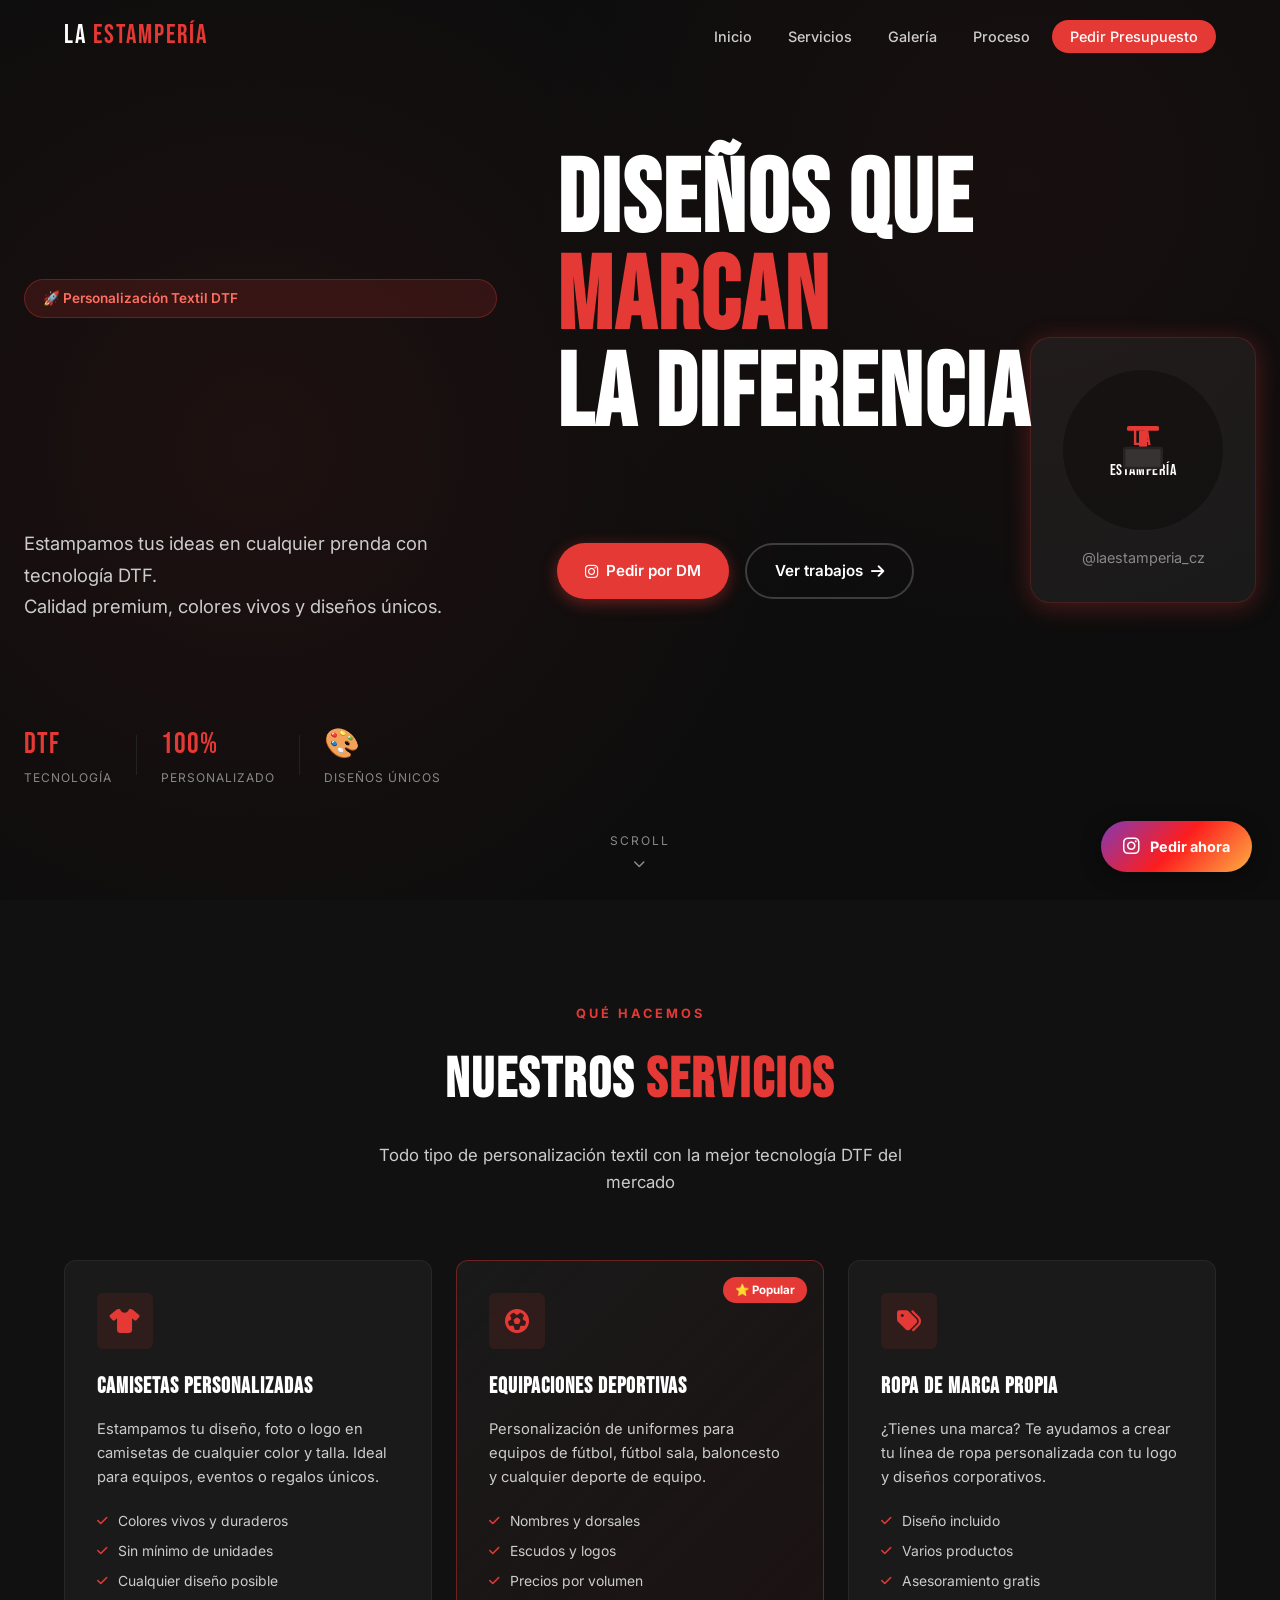
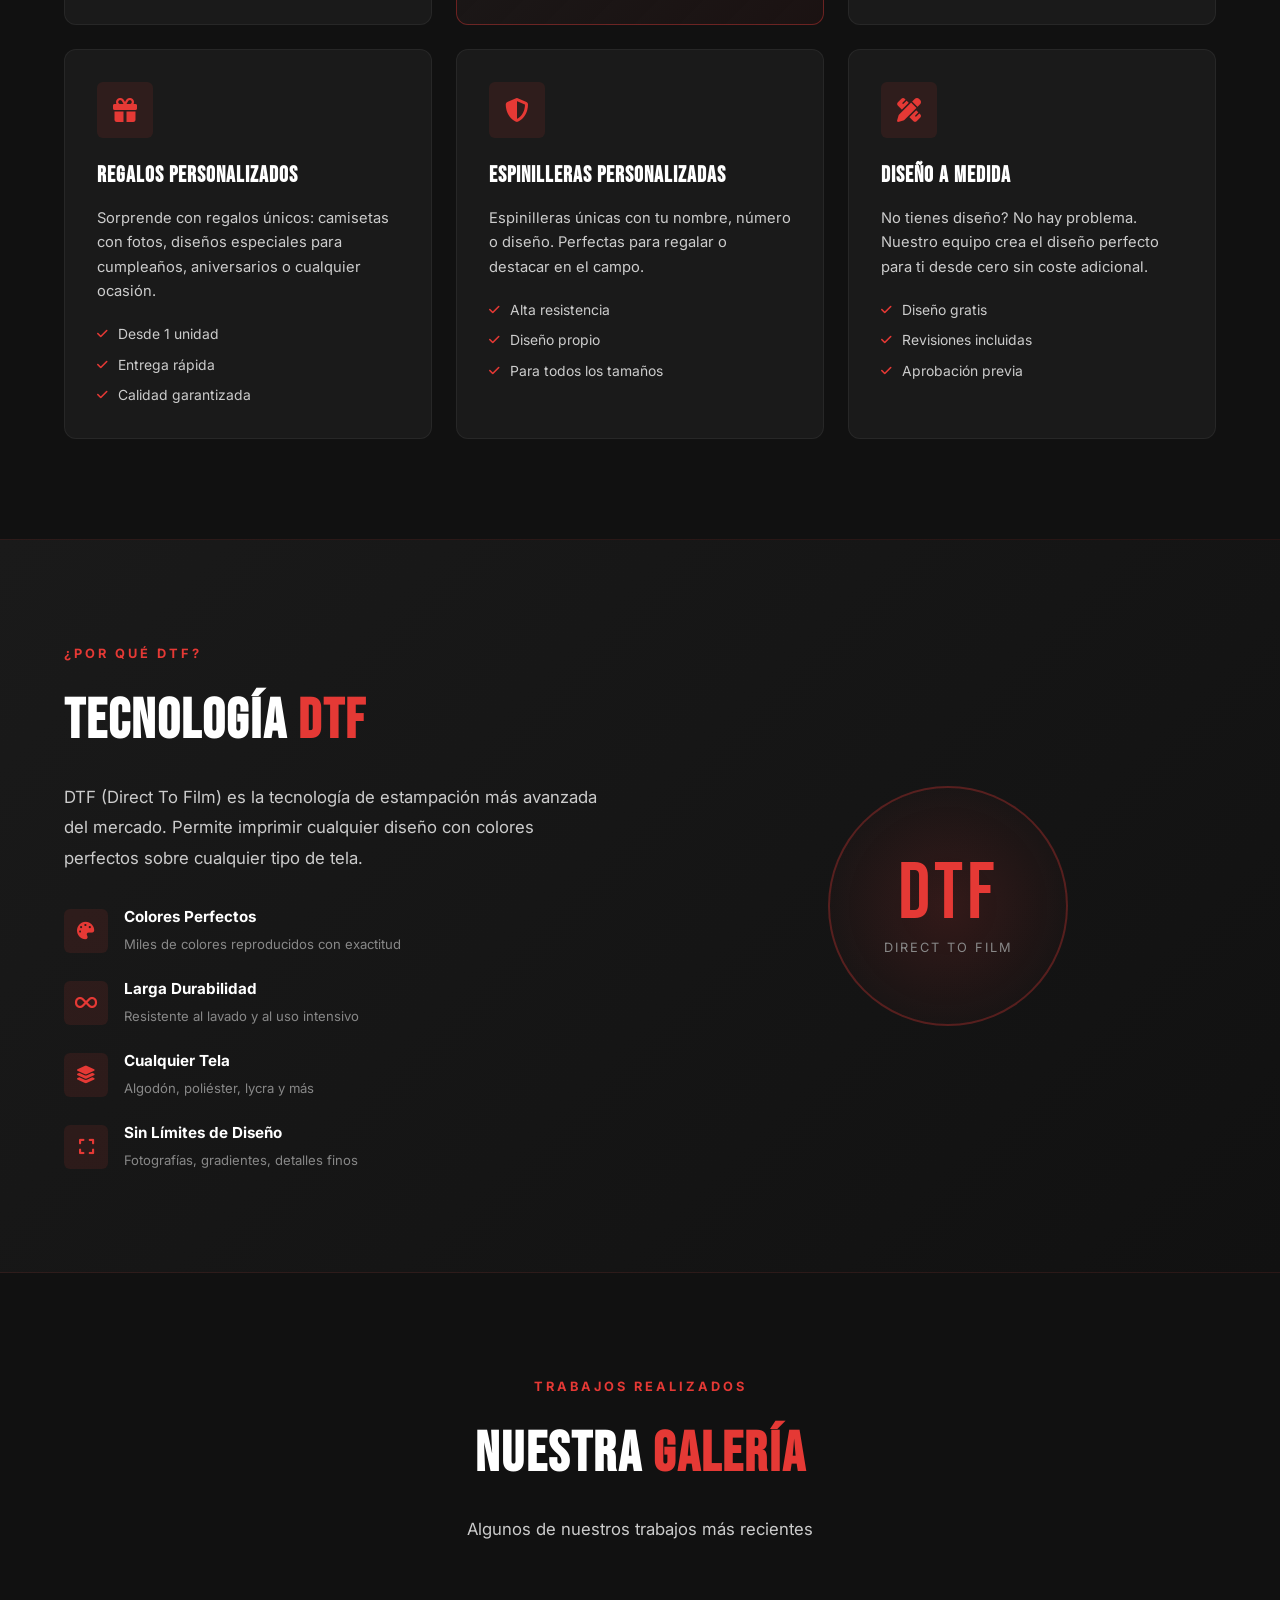
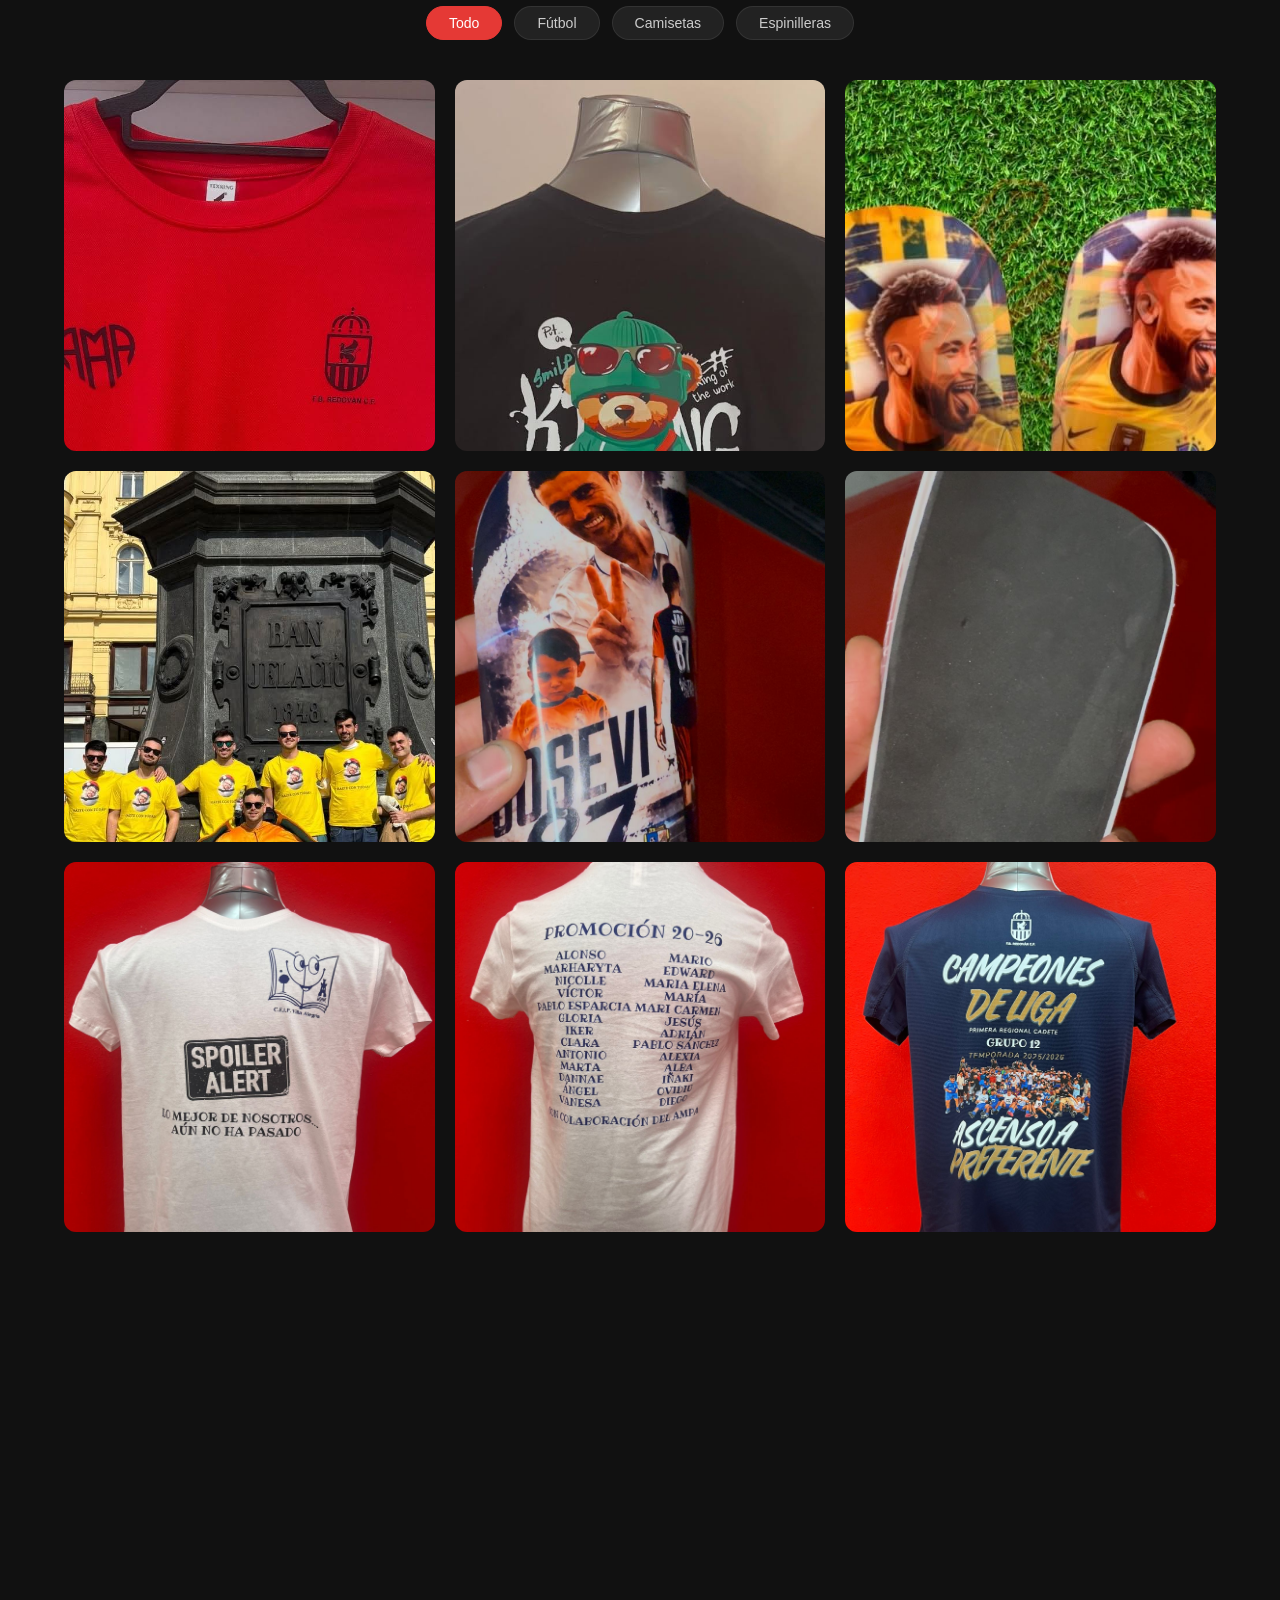
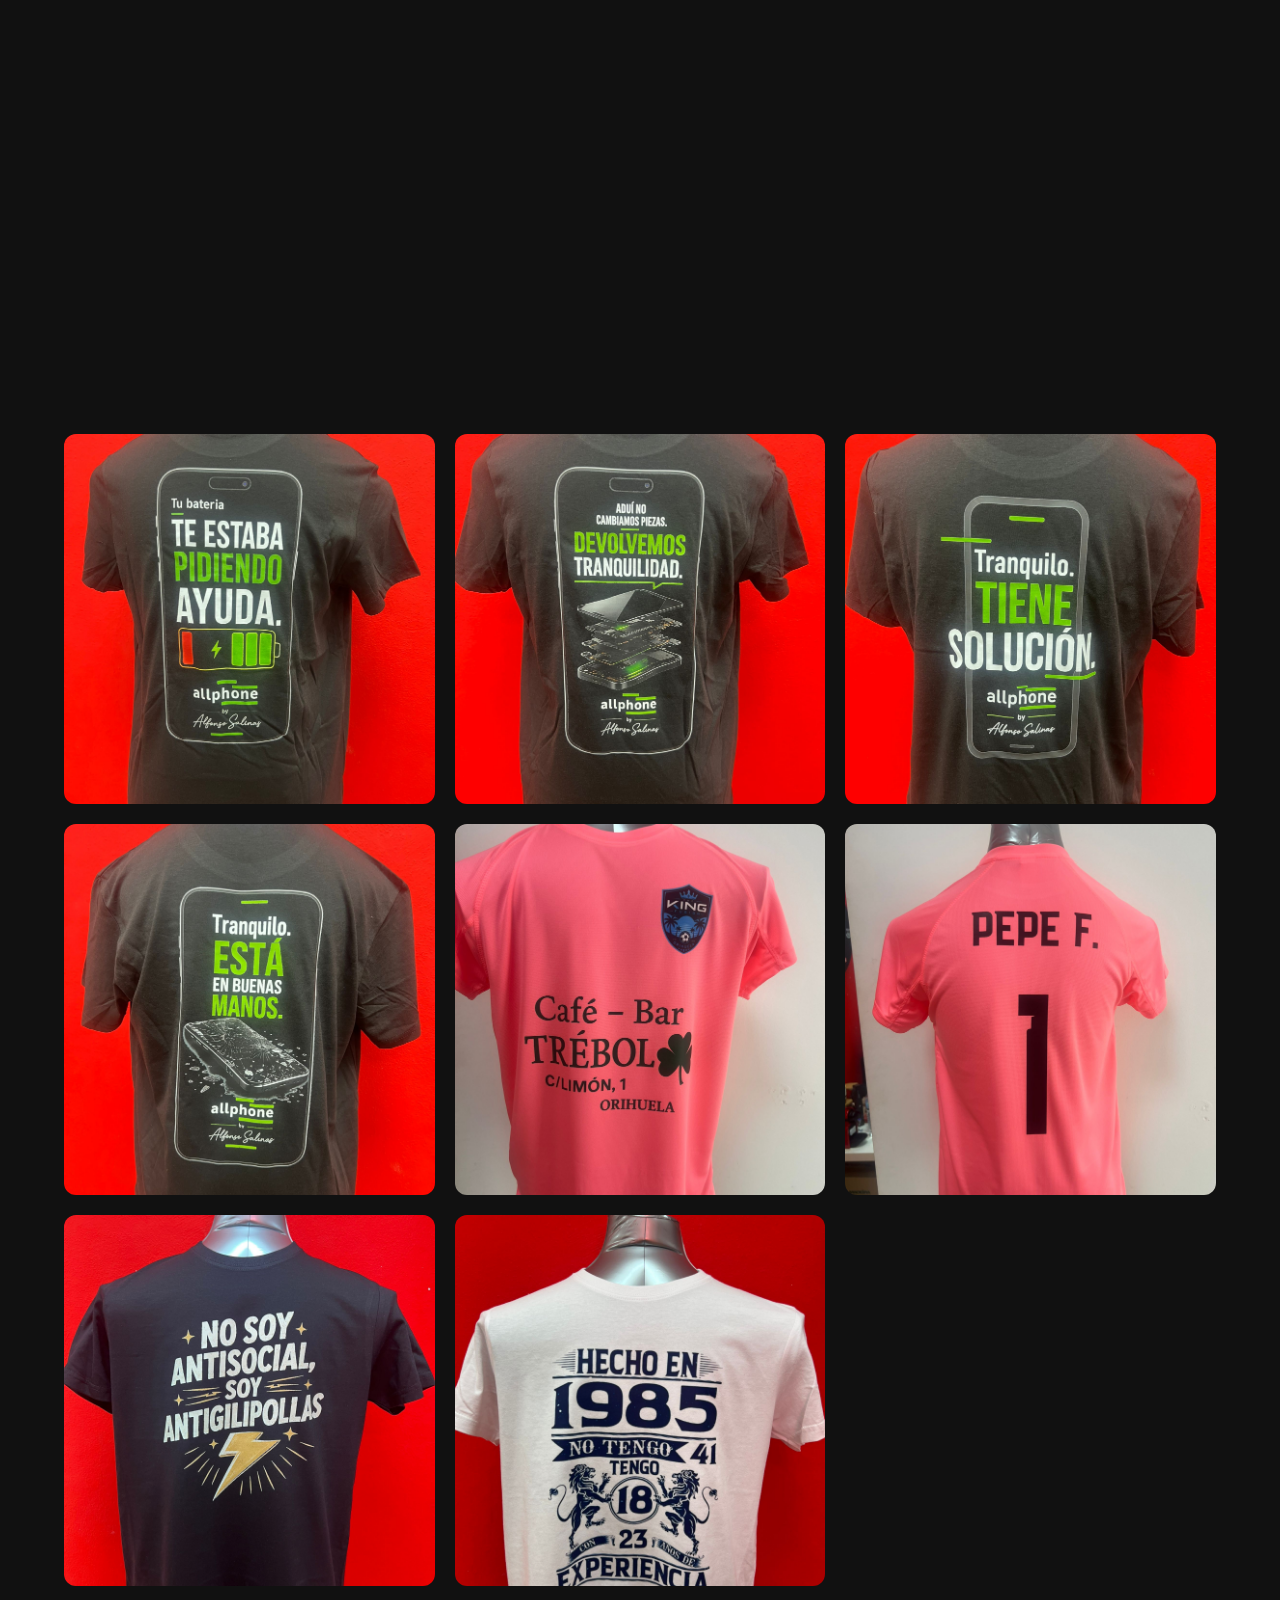
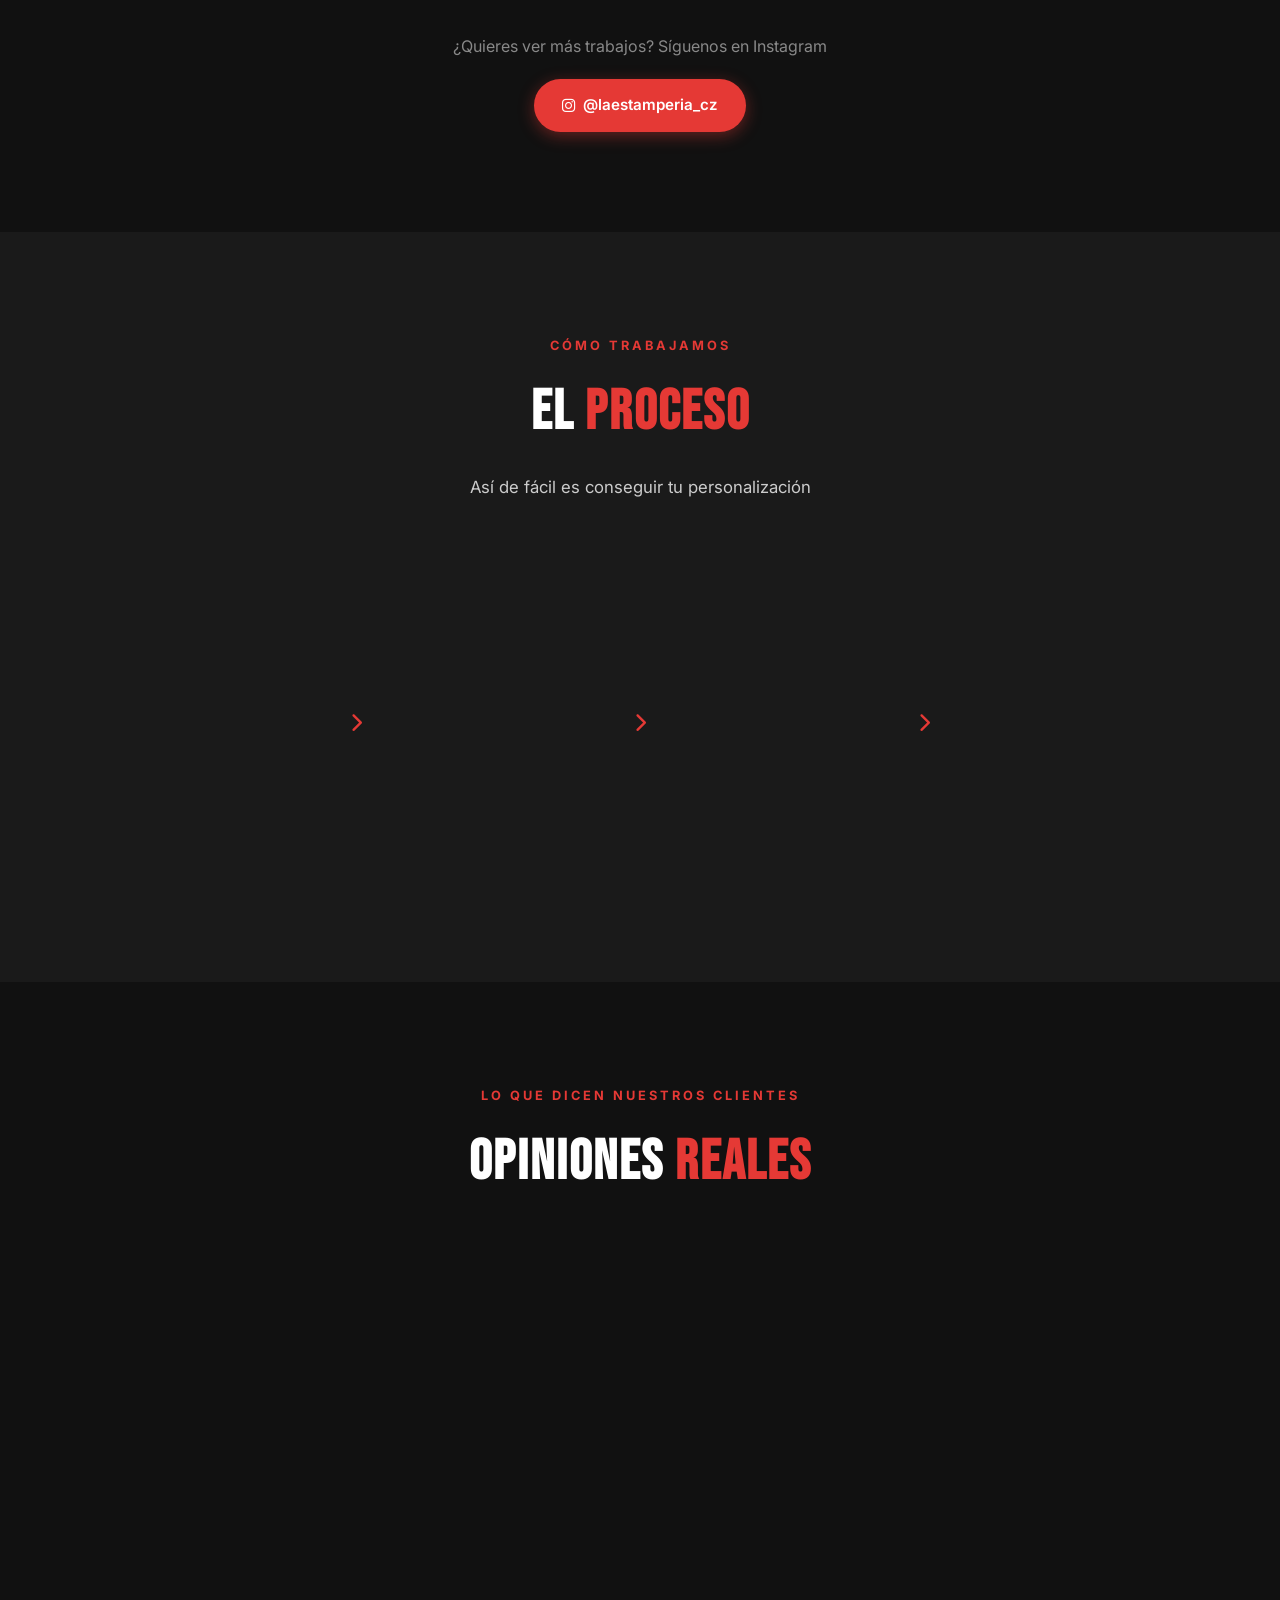
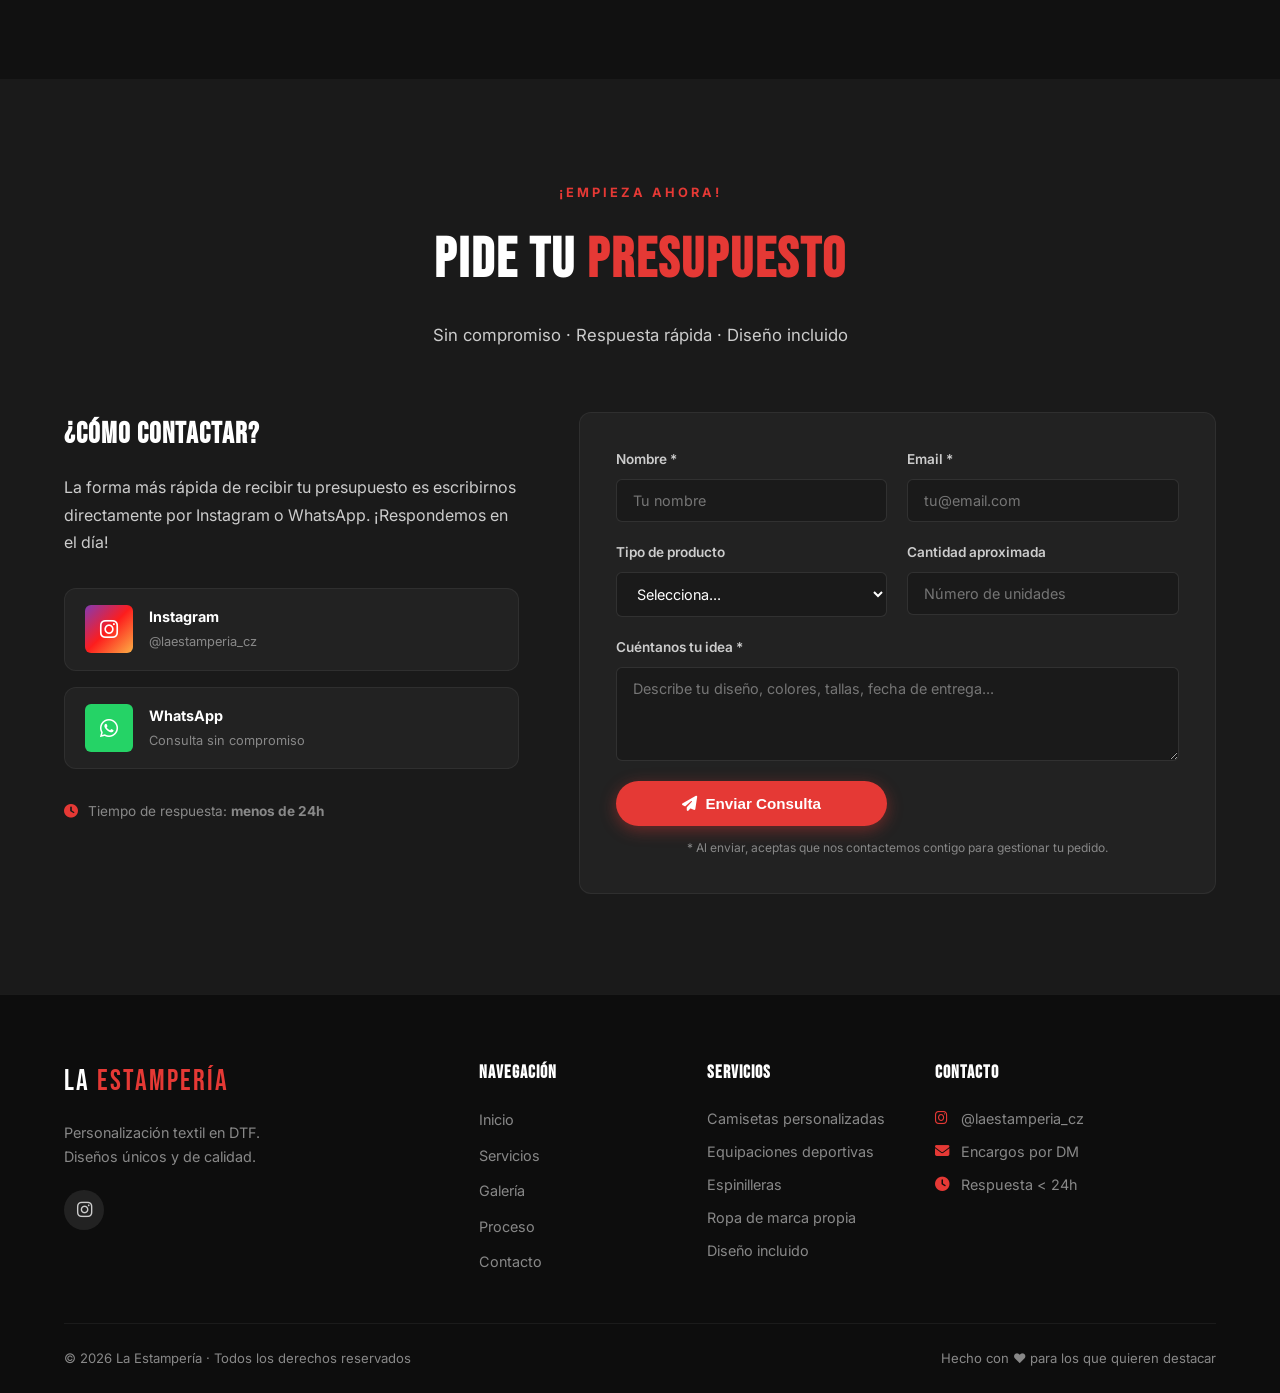
<file: index.html>
<!DOCTYPE html>
<html lang="es">
<head>
  <meta charset="UTF-8" />
  <meta name="viewport" content="width=device-width, initial-scale=1.0" />
  <meta name="description" content="La Estampería – Personalización textil en DTF. Diseños únicos y de calidad. Camisetas, ropa deportiva, equipaciones de fútbol y mucho más." />
  <meta name="keywords" content="estampería, DTF, personalización textil, camisetas personalizadas, fútbol, ropa personalizada" />
  <title>LA ESTAMPERÍA | Personalización Textil DTF</title>

  <!-- Google Fonts -->
  <link rel="preconnect" href="https://fonts.googleapis.com" />
  <link rel="preconnect" href="https://fonts.gstatic.com" crossorigin />
  <link href="https://fonts.googleapis.com/css2?family=Bebas+Neue&family=Inter:wght@300;400;500;600;700&display=swap" rel="stylesheet" />

  <!-- Font Awesome -->
  <link rel="stylesheet" href="https://cdnjs.cloudflare.com/ajax/libs/font-awesome/6.5.0/css/all.min.css" />

  <link rel="stylesheet" href="styles.css" />
</head>
<body>

  <!-- ========== NAVBAR ========== -->
  <nav class="navbar" id="navbar">
    <div class="nav-container">
      <a href="#inicio" class="nav-logo">
        <span class="logo-text">LA <span class="accent">ESTAMPERÍA</span></span>
      </a>
      <ul class="nav-menu" id="nav-menu">
        <li><a href="#inicio" class="nav-link">Inicio</a></li>
        <li><a href="#servicios" class="nav-link">Servicios</a></li>
        <li><a href="#galeria" class="nav-link">Galería</a></li>
        <li><a href="#proceso" class="nav-link">Proceso</a></li>
        <li><a href="#contacto" class="nav-link btn-nav">Pedir Presupuesto</a></li>
      </ul>
      <button class="hamburger" id="hamburger" aria-label="Abrir menú">
        <span></span><span></span><span></span>
      </button>
    </div>
  </nav>

  <!-- ========== HERO ========== -->
  <section class="hero" id="inicio">
    <div class="hero-bg-pattern"></div>
    <div class="hero-content">
      <div class="hero-badge">🚀 Personalización Textil DTF</div>
      <h1 class="hero-title">
        DISEÑOS QUE<br />
        <span class="accent">MARCAN</span><br />
        LA DIFERENCIA
      </h1>
      <p class="hero-subtitle">
        Estampamos tus ideas en cualquier prenda con tecnología DTF.<br />
        Calidad premium, colores vivos y diseños únicos.
      </p>
      <div class="hero-cta">
        <a href="#contacto" class="btn btn-primary">
          <i class="fab fa-instagram"></i> Pedir por DM
        </a>
        <a href="#galeria" class="btn btn-outline">
          Ver trabajos <i class="fas fa-arrow-right"></i>
        </a>
      </div>
      <div class="hero-stats">
        <div class="stat">
          <span class="stat-num">DTF</span>
          <span class="stat-label">Tecnología</span>
        </div>
        <div class="stat-divider"></div>
        <div class="stat">
          <span class="stat-num">100%</span>
          <span class="stat-label">Personalizado</span>
        </div>
        <div class="stat-divider"></div>
        <div class="stat">
          <span class="stat-num">🎨</span>
          <span class="stat-label">Diseños únicos</span>
        </div>
      </div>
    </div>
    <div class="hero-visual">
      <div class="hero-card">
        <div class="hero-logo-big">
          <svg viewBox="0 0 200 200" xmlns="http://www.w3.org/2000/svg" class="logo-svg">
            <rect width="200" height="200" rx="100" fill="#111"/>
            <text x="50%" y="42%" dominant-baseline="middle" text-anchor="middle" font-family="Bebas Neue, sans-serif" font-size="28" fill="#e53935" letter-spacing="2">LA</text>
            <text x="50%" y="62%" dominant-baseline="middle" text-anchor="middle" font-family="Bebas Neue, sans-serif" font-size="20" fill="#ffffff" letter-spacing="1">ESTAMPERÍA</text>
            <rect x="80" y="70" width="40" height="6" rx="2" fill="#e53935"/>
            <rect x="95" y="76" width="10" height="20" rx="1" fill="#e53935"/>
            <rect x="75" y="96" width="50" height="28" rx="4" fill="#222"/>
            <rect x="78" y="99" width="44" height="22" rx="2" fill="#333"/>
          </svg>
        </div>
        <p class="hero-card-text">@laestamperia_cz</p>
      </div>
    </div>
    <div class="hero-scroll">
      <span>Scroll</span>
      <i class="fas fa-chevron-down"></i>
    </div>
  </section>

  <!-- ========== SERVICIOS ========== -->
  <section class="section" id="servicios">
    <div class="container">
      <div class="section-header">
        <span class="section-tag">Qué hacemos</span>
        <h2 class="section-title">Nuestros <span class="accent">Servicios</span></h2>
        <p class="section-subtitle">Todo tipo de personalización textil con la mejor tecnología DTF del mercado</p>
      </div>
      <div class="services-grid">
        <div class="service-card">
          <div class="service-icon"><i class="fas fa-tshirt"></i></div>
          <h3>Camisetas Personalizadas</h3>
          <p>Estampamos tu diseño, foto o logo en camisetas de cualquier color y talla. Ideal para equipos, eventos o regalos únicos.</p>
          <ul class="service-features">
            <li><i class="fas fa-check"></i> Colores vivos y duraderos</li>
            <li><i class="fas fa-check"></i> Sin mínimo de unidades</li>
            <li><i class="fas fa-check"></i> Cualquier diseño posible</li>
          </ul>
        </div>
        <div class="service-card featured">
          <div class="service-badge">⭐ Popular</div>
          <div class="service-icon"><i class="fas fa-futbol"></i></div>
          <h3>Equipaciones Deportivas</h3>
          <p>Personalización de uniformes para equipos de fútbol, fútbol sala, baloncesto y cualquier deporte de equipo.</p>
          <ul class="service-features">
            <li><i class="fas fa-check"></i> Nombres y dorsales</li>
            <li><i class="fas fa-check"></i> Escudos y logos</li>
            <li><i class="fas fa-check"></i> Precios por volumen</li>
          </ul>
        </div>
        <div class="service-card">
          <div class="service-icon"><i class="fas fa-tags"></i></div>
          <h3>Ropa de Marca Propia</h3>
          <p>¿Tienes una marca? Te ayudamos a crear tu línea de ropa personalizada con tu logo y diseños corporativos.</p>
          <ul class="service-features">
            <li><i class="fas fa-check"></i> Diseño incluido</li>
            <li><i class="fas fa-check"></i> Varios productos</li>
            <li><i class="fas fa-check"></i> Asesoramiento gratis</li>
          </ul>
        </div>
        <div class="service-card">
          <div class="service-icon"><i class="fas fa-gift"></i></div>
          <h3>Regalos Personalizados</h3>
          <p>Sorprende con regalos únicos: camisetas con fotos, diseños especiales para cumpleaños, aniversarios o cualquier ocasión.</p>
          <ul class="service-features">
            <li><i class="fas fa-check"></i> Desde 1 unidad</li>
            <li><i class="fas fa-check"></i> Entrega rápida</li>
            <li><i class="fas fa-check"></i> Calidad garantizada</li>
          </ul>
        </div>
        <div class="service-card">
          <div class="service-icon"><i class="fas fa-shield-halved"></i></div>
          <h3>Espinilleras Personalizadas</h3>
          <p>Espinilleras únicas con tu nombre, número o diseño. Perfectas para regalar o destacar en el campo.</p>
          <ul class="service-features">
            <li><i class="fas fa-check"></i> Alta resistencia</li>
            <li><i class="fas fa-check"></i> Diseño propio</li>
            <li><i class="fas fa-check"></i> Para todos los tamaños</li>
          </ul>
        </div>
        <div class="service-card">
          <div class="service-icon"><i class="fas fa-pencil-ruler"></i></div>
          <h3>Diseño a Medida</h3>
          <p>No tienes diseño? No hay problema. Nuestro equipo crea el diseño perfecto para ti desde cero sin coste adicional.</p>
          <ul class="service-features">
            <li><i class="fas fa-check"></i> Diseño gratis</li>
            <li><i class="fas fa-check"></i> Revisiones incluidas</li>
            <li><i class="fas fa-check"></i> Aprobación previa</li>
          </ul>
        </div>
      </div>
    </div>
  </section>

  <!-- ========== TECNOLOGÍA DTF ========== -->
  <section class="dtf-section">
    <div class="container">
      <div class="dtf-content">
        <div class="dtf-text">
          <span class="section-tag">¿Por qué DTF?</span>
          <h2 class="section-title">Tecnología <span class="accent">DTF</span></h2>
          <p>DTF (Direct To Film) es la tecnología de estampación más avanzada del mercado. Permite imprimir cualquier diseño con colores perfectos sobre cualquier tipo de tela.</p>
          <div class="dtf-features">
            <div class="dtf-feature"><i class="fas fa-palette"></i><div><strong>Colores Perfectos</strong><span>Miles de colores reproducidos con exactitud</span></div></div>
            <div class="dtf-feature"><i class="fas fa-infinity"></i><div><strong>Larga Durabilidad</strong><span>Resistente al lavado y al uso intensivo</span></div></div>
            <div class="dtf-feature"><i class="fas fa-layer-group"></i><div><strong>Cualquier Tela</strong><span>Algodón, poliéster, lycra y más</span></div></div>
            <div class="dtf-feature"><i class="fas fa-expand"></i><div><strong>Sin Límites de Diseño</strong><span>Fotografías, gradientes, detalles finos</span></div></div>
          </div>
        </div>
        <div class="dtf-visual">
          <div class="dtf-badge-large">
            <span class="dtf-acronym">DTF</span>
            <span class="dtf-full">Direct To Film</span>
          </div>
        </div>
      </div>
    </div>
  </section>

  <!-- ========== GALERÍA ========== -->
  <section class="section" id="galeria">
    <div class="container">
      <div class="section-header">
        <span class="section-tag">Trabajos realizados</span>
        <h2 class="section-title">Nuestra <span class="accent">Galería</span></h2>
        <p class="section-subtitle">Algunos de nuestros trabajos más recientes</p>
      </div>
      <div class="gallery-filters">
        <button class="filter-btn active" data-filter="all">Todo</button>
        <button class="filter-btn" data-filter="futbol">Fútbol</button>
        <button class="filter-btn" data-filter="camisetas">Camisetas</button>
        <button class="filter-btn" data-filter="espi">Espinilleras</button>
      </div>
      <div class="gallery-grid" id="gallery-grid">
        <div class="gallery-item" data-category="futbol"><img src="img/uniforme-redovan.jpg" alt="Equipación Fútbol Sala" class="gallery-img" /><div class="gallery-overlay"><p>Equipación completa personalizada</p></div></div>
        <div class="gallery-item" data-category="camisetas"><img src="img/camiseta-bear.jpg" alt="Camiseta Personalizada" class="gallery-img" /><div class="gallery-overlay"><p>Diseño a medida del cliente</p></div></div>
        <div class="gallery-item" data-category="espi"><img src="img/espinilleras-neymar.jpg" alt="Espinilleras DTF" class="gallery-img gallery-img-contain" /><div class="gallery-overlay"><p>Espinilleras con foto personalizada</p></div></div>
        <div class="gallery-item" data-category="camisetas"><img src="img/camisetas-grupo.jpg" alt="Ropa de Marca" class="gallery-img" /><div class="gallery-overlay"><p>Línea de ropa propia</p></div></div>
        <div class="gallery-item" data-category="espi"><img src="img/espinillera1.jpg" alt="Espinilleras Colección" class="gallery-img" /><div class="gallery-overlay"><p>Colección especial personalizada</p></div></div>
        <div class="gallery-item" data-category="espi"><img src="img/espinillera2.jpg" alt="Espinilleras a Medida" class="gallery-img" /><div class="gallery-overlay"><p>Espinilleras personalizadas DTF</p></div></div>
        <div class="gallery-item" data-category="camisetas"><img src="img/01be7e19-dce9-4201-83ae-8e025d7be20a.jpg" alt="Camiseta Fin de Curso" class="gallery-img" /><div class="gallery-overlay"><p>Camiseta fin de curso personalizada</p></div></div>
        <div class="gallery-item" data-category="camisetas"><img src="img/f42c1ec8-439f-44ec-ba4b-abb8a5cfef08.jpg" alt="Camiseta Promoción" class="gallery-img" /><div class="gallery-overlay"><p>Camiseta promoción con todos los nombres</p></div></div>
        <div class="gallery-item" data-category="futbol"><img src="img/cd2e6542-f704-4fd1-9ffd-da476ad84a4b.jpg" alt="Camiseta Campeones de Liga" class="gallery-img" /><div class="gallery-overlay"><p>Campeones de Liga · Ascenso a Preferente</p></div></div>
        <div class="gallery-item" data-category="futbol"><img src="img/70b9cc47-2ea0-4bcd-a5ca-d0ede41e37c2.jpg" alt="Camiseta Ascenso Preferente" class="gallery-img" /><div class="gallery-overlay"><p>Camiseta especial con plantilla completa</p></div></div>
        <div class="gallery-item" data-category="camisetas"><img src="img/e35b35ae-6b1a-4922-b4ca-0099e31b8ec7.jpg" alt="Camiseta Fila Nao Victoria" class="gallery-img" /><div class="gallery-overlay"><p>Diseño personalizado Fila Nao Victoria</p></div></div>
        <div class="gallery-item" data-category="camisetas"><img src="img/452bfd25-237a-4618-9381-49bb29fff5b2.jpg" alt="Camiseta Logo Corporativo" class="gallery-img" /><div class="gallery-overlay"><p>Camiseta con logo corporativo</p></div></div>
        <div class="gallery-item" data-category="futbol"><img src="img/ec48cecf-85c5-4aa5-862e-7c8a1baa8d87.jpg" alt="Camiseta Campeones Veteranos" class="gallery-img" /><div class="gallery-overlay"><p>Campeones Liga Veteranos 2025/2026</p></div></div>
        <div class="gallery-item" data-category="camisetas"><img src="img/f44af7da-a0d4-41ba-b260-01a34cc2f2de.jpg" alt="Camiseta Smiley" class="gallery-img" /><div class="gallery-overlay"><p>Diseño divertido personalizado</p></div></div>
        <div class="gallery-item" data-category="camisetas"><img src="img/71961ed5-6fef-4dd9-9402-e75b2e07717f.jpg" alt="Camiseta Allphone" class="gallery-img" /><div class="gallery-overlay"><p>Camiseta de empresa Allphone</p></div></div>
        <div class="gallery-item" data-category="camisetas"><img src="img/d30f8640-3f8a-4714-ad38-c5b7f73e6193.jpg" alt="Camiseta Allphone Batería" class="gallery-img" /><div class="gallery-overlay"><p>Colección camisetas Allphone</p></div></div>
        <div class="gallery-item" data-category="camisetas"><img src="img/67844744-ec42-4228-9f98-d5edf2aada49.jpg" alt="Camiseta Allphone Tranquilidad" class="gallery-img" /><div class="gallery-overlay"><p>Colección camisetas Allphone</p></div></div>
        <div class="gallery-item" data-category="camisetas"><img src="img/ac1a68e0-6c8d-467f-98fb-50957637b6ad.jpg" alt="Camiseta Allphone Solución" class="gallery-img" /><div class="gallery-overlay"><p>Colección camisetas Allphone</p></div></div>
        <div class="gallery-item" data-category="camisetas"><img src="img/c55090b0-9b46-46d1-b57f-6f4a95ec82c9.jpg" alt="Camiseta Allphone Buenas Manos" class="gallery-img" /><div class="gallery-overlay"><p>Colección camisetas Allphone</p></div></div>
        <div class="gallery-item" data-category="futbol"><img src="img/7ea303fd-415c-4b61-971e-858c2af634cc.jpg" alt="Camiseta Deportiva King Fusion" class="gallery-img" /><div class="gallery-overlay"><p>Equipación deportiva King Fusion Orihuela</p></div></div>
        <div class="gallery-item" data-category="futbol"><img src="img/4bd2c2b8-e489-4144-a067-37a0f82d4dc4.jpg" alt="Camiseta Deportiva con Dorsal" class="gallery-img" /><div class="gallery-overlay"><p>Camiseta deportiva con nombre y número</p></div></div>
        <div class="gallery-item" data-category="camisetas"><img src="img/e4829545-91f5-44c3-a6bc-674d522d0414.jpg" alt="Camiseta Frase Divertida" class="gallery-img" /><div class="gallery-overlay"><p>Camiseta con frase personalizada</p></div></div>
        <div class="gallery-item" data-category="camisetas"><img src="img/1a97867f-bc68-4729-bbda-6b1e789eb04c.jpg" alt="Camiseta Cumpleaños 1985" class="gallery-img" /><div class="gallery-overlay"><p>Camiseta de cumpleaños personalizada</p></div></div>
      </div>
      <div class="gallery-cta">
        <p>¿Quieres ver más trabajos? Síguenos en Instagram</p>
        <a href="https://www.instagram.com/laestamperia_cz" target="_blank" rel="noopener" class="btn btn-primary"><i class="fab fa-instagram"></i> @laestamperia_cz</a>
      </div>
    </div>
  </section>

  <!-- ========== PROCESO ========== -->
  <section class="section section-dark" id="proceso">
    <div class="container">
      <div class="section-header">
        <span class="section-tag">Cómo trabajamos</span>
        <h2 class="section-title">El <span class="accent">Proceso</span></h2>
        <p class="section-subtitle">Así de fácil es conseguir tu personalización</p>
      </div>
      <div class="process-steps">
        <div class="process-step"><div class="step-number">01</div><div class="step-icon"><i class="fab fa-instagram"></i></div><h3>Contacta por DM</h3><p>Escríbenos por Instagram o WhatsApp con tu idea, el tipo de prenda y la cantidad que necesitas.</p></div>
        <div class="process-arrow"><i class="fas fa-chevron-right"></i></div>
        <div class="process-step"><div class="step-number">02</div><div class="step-icon"><i class="fas fa-pencil-ruler"></i></div><h3>Diseño y Presupuesto</h3><p>Te enviamos el diseño digital para tu aprobación junto con el presupuesto sin compromiso.</p></div>
        <div class="process-arrow"><i class="fas fa-chevron-right"></i></div>
        <div class="process-step"><div class="step-number">03</div><div class="step-icon"><i class="fas fa-print"></i></div><h3>Producción DTF</h3><p>Una vez aprobado, estampamos tu pedido con la mejor calidad en tecnología DTF.</p></div>
        <div class="process-arrow"><i class="fas fa-chevron-right"></i></div>
        <div class="process-step"><div class="step-number">04</div><div class="step-icon"><i class="fas fa-truck"></i></div><h3>Entrega</h3><p>Recoge tu pedido o te lo enviamos a casa. ¡Listo para lucirlo!</p></div>
      </div>
    </div>
  </section>

  <!-- ========== TESTIMONIOS ========== -->
  <section class="section" id="testimonios">
    <div class="container">
      <div class="section-header">
        <span class="section-tag">Lo que dicen nuestros clientes</span>
        <h2 class="section-title">Opiniones <span class="accent">Reales</span></h2>
      </div>
      <div class="testimonials-grid">
        <div class="testimonial-card"><div class="stars">★★★★★</div><p>"Pedimos las camisetas para todo el equipo de fútbol sala y quedamos encantados. Los colores son increíbles y la calidad es top. 100% recomendable."</p><div class="testimonial-author"><div class="author-avatar">JM</div><div><strong>José M.</strong><span>Equipo de Fútbol Sala</span></div></div></div>
        <div class="testimonial-card"><div class="stars">★★★★★</div><p>"Las espinilleras personalizadas para mi hijo quedaron geniales, con su foto y nombre. Un regalo único que le encantó. El trato fue excelente desde el primer momento."</p><div class="testimonial-author"><div class="author-avatar">AL</div><div><strong>Ana L.</strong><span>Cliente particular</span></div></div></div>
        <div class="testimonial-card"><div class="stars">★★★★★</div><p>"Pedí camisetas para mi marca y el resultado fue espectacular. Se nota que usan buena tecnología. El diseño lo hicieron ellos y quedó perfecto. Repetiré seguro."</p><div class="testimonial-author"><div class="author-avatar">RC</div><div><strong>Roberto C.</strong><span>Emprendedor</span></div></div></div>
      </div>
    </div>
  </section>

  <!-- ========== CONTACTO ========== -->
  <section class="section section-dark contact-section" id="contacto">
    <div class="container">
      <div class="section-header">
        <span class="section-tag">¡Empieza ahora!</span>
        <h2 class="section-title">Pide tu <span class="accent">Presupuesto</span></h2>
        <p class="section-subtitle">Sin compromiso · Respuesta rápida · Diseño incluido</p>
      </div>
      <div class="contact-grid">
        <div class="contact-info">
          <h3>¿Cómo contactar?</h3>
          <p>La forma más rápida de recibir tu presupuesto es escribirnos directamente por Instagram o WhatsApp. ¡Respondemos en el día!</p>
          <div class="contact-methods">
            <a href="https://www.instagram.com/laestamperia_cz" target="_blank" rel="noopener" class="contact-method"><div class="contact-icon instagram-icon"><i class="fab fa-instagram"></i></div><div><strong>Instagram</strong><span>@laestamperia_cz</span></div></a>
            <a href="https://wa.me/34658877468?text=Hola%2C%20me%20interesa%20un%20presupuesto%20para%20personalización%20textil" target="_blank" rel="noopener" class="contact-method"><div class="contact-icon whatsapp-icon"><i class="fab fa-whatsapp"></i></div><div><strong>WhatsApp</strong><span>Consulta sin compromiso</span></div></a>
          </div>
          <div class="contact-note"><i class="fas fa-clock"></i><p>Tiempo de respuesta: <strong>menos de 24h</strong></p></div>
        </div>
        <div class="contact-form-wrapper">
          <form class="contact-form" id="contact-form" novalidate>
            <div class="form-group"><label for="nombre">Nombre *</label><input type="text" id="nombre" name="nombre" placeholder="Tu nombre" required /></div>
            <div class="form-group"><label for="email">Email *</label><input type="email" id="email" name="email" placeholder="tu@email.com" required /></div>
            <div class="form-group"><label for="producto">Tipo de producto</label><select id="producto" name="producto"><option value="">Selecciona...</option><option value="camisetas">Camisetas</option><option value="equipacion">Equipación deportiva</option><option value="espinilleras">Espinilleras</option><option value="marca">Ropa de marca propia</option><option value="regalo">Regalo personalizado</option><option value="otro">Otro</option></select></div>
            <div class="form-group"><label for="cantidad">Cantidad aproximada</label><input type="number" id="cantidad" name="cantidad" placeholder="Número de unidades" min="1" /></div>
            <div class="form-group full-width"><label for="mensaje">Cuéntanos tu idea *</label><textarea id="mensaje" name="mensaje" rows="4" placeholder="Describe tu diseño, colores, tallas, fecha de entrega..." required></textarea></div>
            <button type="submit" class="btn btn-primary full-width"><i class="fas fa-paper-plane"></i> Enviar Consulta</button>
            <p class="form-note">* Al enviar, aceptas que nos contactemos contigo para gestionar tu pedido.</p>
          </form>
          <div class="form-success hidden" id="form-success"><i class="fas fa-check-circle"></i><h3>¡Mensaje enviado!</h3><p>Te responderemos en menos de 24 horas. También puedes contactarnos directamente por Instagram: <strong>@laestamperia_cz</strong></p></div>
        </div>
      </div>
    </div>
  </section>

  <!-- ========== FOOTER ========== -->
  <footer class="footer">
    <div class="container">
      <div class="footer-content">
        <div class="footer-brand">
          <span class="logo-text footer-logo">LA <span class="accent">ESTAMPERÍA</span></span>
          <p>Personalización textil en DTF.<br />Diseños únicos y de calidad.</p>
          <div class="footer-social"><a href="https://www.instagram.com/laestamperia_cz" target="_blank" rel="noopener" aria-label="Instagram"><i class="fab fa-instagram"></i></a></div>
        </div>
        <div class="footer-links"><h4>Navegación</h4><ul><li><a href="#inicio">Inicio</a></li><li><a href="#servicios">Servicios</a></li><li><a href="#galeria">Galería</a></li><li><a href="#proceso">Proceso</a></li><li><a href="#contacto">Contacto</a></li></ul></div>
        <div class="footer-services"><h4>Servicios</h4><ul><li>Camisetas personalizadas</li><li>Equipaciones deportivas</li><li>Espinilleras</li><li>Ropa de marca propia</li><li>Diseño incluido</li></ul></div>
        <div class="footer-contact-info"><h4>Contacto</h4><p><i class="fab fa-instagram"></i> @laestamperia_cz</p><p><i class="fas fa-envelope"></i> Encargos por DM</p><p><i class="fas fa-clock"></i> Respuesta &lt; 24h</p></div>
      </div>
      <div class="footer-bottom">
        <p>&copy; 2026 La Estampería · Todos los derechos reservados</p>
        <p>Hecho con ❤️ para los que quieren destacar</p>
      </div>
    </div>
  </footer>

  <a href="https://www.instagram.com/laestamperia_cz" target="_blank" rel="noopener" class="float-ig" aria-label="Contactar por Instagram">
    <i class="fab fa-instagram"></i>
    <span>Pedir ahora</span>
  </a>

  <script src="script.js"></script>
</body>
</html>
</file>
<file: styles.css>
*, *::before, *::after { box-sizing: border-box; margin: 0; padding: 0; }
:root {
  --red: #e53935; --red-dark: #b71c1c; --red-light: #ff6f60;
  --black: #0d0d0d; --dark: #111111; --dark2: #1a1a1a; --dark3: #222222;
  --gray: #888888; --gray-light: #cccccc; --white: #ffffff;
  --font-display: 'Bebas Neue', sans-serif; --font-body: 'Inter', sans-serif;
  --shadow: 0 4px 24px rgba(0,0,0,0.4); --shadow-red: 0 4px 24px rgba(229,57,53,0.3);
  --radius: 12px; --radius-sm: 6px; --transition: 0.3s ease;
}
html { scroll-behavior: smooth; }
body { font-family: var(--font-body); background: var(--dark); color: var(--white); line-height: 1.6; overflow-x: hidden; }
.container { max-width: 1200px; margin: 0 auto; padding: 0 24px; }
.accent { color: var(--red); }
.hidden { display: none !important; }
.navbar { position: fixed; top: 0; left: 0; right: 0; z-index: 1000; padding: 16px 0; transition: background var(--transition), box-shadow var(--transition); }
.navbar.scrolled { background: rgba(13,13,13,0.97); box-shadow: 0 2px 20px rgba(0,0,0,0.5); padding: 10px 0; }
.nav-container { max-width: 1200px; margin: 0 auto; padding: 0 24px; display: flex; align-items: center; justify-content: space-between; }
.nav-logo { text-decoration: none; }
.logo-text { font-family: var(--font-display); font-size: 1.6rem; color: var(--white); letter-spacing: 2px; }
.nav-menu { list-style: none; display: flex; align-items: center; gap: 8px; }
.nav-link { text-decoration: none; color: var(--gray-light); font-size: 0.9rem; font-weight: 500; padding: 8px 14px; border-radius: var(--radius-sm); transition: color var(--transition); }
.nav-link:hover { color: var(--white); }
.btn-nav { background: var(--red); color: var(--white) !important; padding: 8px 18px; border-radius: 50px; }
.btn-nav:hover { background: var(--red-dark) !important; }
.hamburger { display: none; flex-direction: column; gap: 5px; background: none; border: none; cursor: pointer; padding: 4px; }
.hamburger span { width: 26px; height: 2px; background: var(--white); border-radius: 2px; transition: var(--transition); }
.hero { min-height: 100vh; display: flex; align-items: center; position: relative; overflow: hidden; padding: 100px 24px 60px; background: var(--black); }
.hero-bg-pattern { position: absolute; inset: 0; background-image: radial-gradient(circle at 20% 50%, rgba(229,57,53,0.08) 0%, transparent 50%), radial-gradient(circle at 80% 20%, rgba(229,57,53,0.05) 0%, transparent 40%); pointer-events: none; }
.hero-content { max-width: 1200px; margin: 0 auto; display: grid; grid-template-columns: 1fr auto; gap: 60px; align-items: center; width: 100%; position: relative; z-index: 1; }
.hero-badge { display: inline-block; background: rgba(229,57,53,0.15); border: 1px solid rgba(229,57,53,0.3); color: var(--red-light); padding: 8px 18px; border-radius: 50px; font-size: 0.85rem; font-weight: 600; margin-bottom: 24px; }
.hero-title { font-family: var(--font-display); font-size: clamp(3.5rem,8vw,6.5rem); line-height: 0.95; letter-spacing: 2px; margin-bottom: 24px; }
.hero-subtitle { font-size: 1.15rem; color: var(--gray-light); margin-bottom: 40px; line-height: 1.7; }
.hero-cta { display: flex; gap: 16px; flex-wrap: wrap; margin-bottom: 48px; }
.hero-stats { display: flex; align-items: center; gap: 24px; }
.stat { display: flex; flex-direction: column; }
.stat-num { font-family: var(--font-display); font-size: 1.8rem; color: var(--red); letter-spacing: 1px; }
.stat-label { font-size: 0.75rem; color: var(--gray); text-transform: uppercase; letter-spacing: 1px; }
.stat-divider { width: 1px; height: 40px; background: var(--dark3); }
.hero-visual { display: flex; justify-content: center; }
.hero-card { background: var(--dark2); border: 1px solid rgba(229,57,53,0.2); border-radius: 20px; padding: 32px; text-align: center; box-shadow: var(--shadow-red); animation: float 4s ease-in-out infinite; }
@keyframes float { 0%,100% { transform: translateY(0); } 50% { transform: translateY(-12px); } }
.hero-logo-big { width: 160px; height: 160px; margin: 0 auto 16px; }
.logo-svg { width: 100%; height: 100%; }
.hero-card-text { font-size: 0.9rem; color: var(--gray); }
.hero-scroll { position: absolute; bottom: 30px; left: 50%; transform: translateX(-50%); display: flex; flex-direction: column; align-items: center; gap: 8px; color: var(--gray); font-size: 0.75rem; letter-spacing: 2px; text-transform: uppercase; animation: bounce 2s infinite; }
@keyframes bounce { 0%,100% { transform: translateX(-50%) translateY(0); } 50% { transform: translateX(-50%) translateY(8px); } }
.btn { display: inline-flex; align-items: center; gap: 8px; padding: 14px 28px; border-radius: 50px; font-weight: 600; font-size: 0.95rem; text-decoration: none; cursor: pointer; border: none; transition: transform var(--transition), box-shadow var(--transition), background var(--transition); }
.btn:hover { transform: translateY(-2px); }
.btn-primary { background: var(--red); color: var(--white); box-shadow: 0 4px 16px rgba(229,57,53,0.4); }
.btn-primary:hover { background: var(--red-dark); box-shadow: 0 6px 24px rgba(229,57,53,0.5); }
.btn-outline { background: transparent; color: var(--white); border: 2px solid rgba(255,255,255,0.2); }
.btn-outline:hover { border-color: var(--red); color: var(--red); }
.full-width { width: 100%; justify-content: center; }
.section { padding: 100px 0; }
.section-dark { background: var(--dark2); }
.section-header { text-align: center; margin-bottom: 64px; }
.section-tag { display: inline-block; color: var(--red); font-size: 0.8rem; font-weight: 700; text-transform: uppercase; letter-spacing: 3px; margin-bottom: 12px; }
.section-title { font-family: var(--font-display); font-size: clamp(2.2rem,5vw,3.5rem); letter-spacing: 2px; margin-bottom: 16px; }
.section-subtitle { color: var(--gray-light); font-size: 1.05rem; max-width: 560px; margin: 0 auto; }
.services-grid { display: grid; grid-template-columns: repeat(auto-fit,minmax(320px,1fr)); gap: 24px; }
.service-card { background: var(--dark2); border: 1px solid rgba(255,255,255,0.06); border-radius: var(--radius); padding: 32px; position: relative; transition: transform var(--transition), border-color var(--transition), box-shadow var(--transition); }
.service-card:hover { transform: translateY(-4px); border-color: rgba(229,57,53,0.3); box-shadow: var(--shadow-red); }
.service-card.featured { border-color: rgba(229,57,53,0.4); background: linear-gradient(135deg,var(--dark2),rgba(229,57,53,0.05)); }
.service-badge { position: absolute; top: 16px; right: 16px; background: var(--red); color: var(--white); font-size: 0.72rem; font-weight: 700; padding: 4px 12px; border-radius: 50px; }
.service-icon { width: 56px; height: 56px; background: rgba(229,57,53,0.1); border-radius: var(--radius-sm); display: flex; align-items: center; justify-content: center; font-size: 1.5rem; color: var(--red); margin-bottom: 20px; }
.service-card h3 { font-family: var(--font-display); font-size: 1.4rem; letter-spacing: 1px; margin-bottom: 12px; }
.service-card p { color: var(--gray-light); font-size: 0.92rem; margin-bottom: 20px; line-height: 1.65; }
.service-features { list-style: none; display: flex; flex-direction: column; gap: 8px; }
.service-features li { display: flex; align-items: center; gap: 10px; font-size: 0.87rem; color: var(--gray-light); }
.service-features .fa-check { color: var(--red); font-size: 0.75rem; }
.dtf-section { background: linear-gradient(135deg,var(--dark2) 0%,var(--dark) 100%); padding: 100px 0; border-top: 1px solid rgba(229,57,53,0.1); border-bottom: 1px solid rgba(229,57,53,0.1); }
.dtf-content { display: grid; grid-template-columns: 1fr 1fr; gap: 80px; align-items: center; }
.dtf-text p { color: var(--gray-light); margin-bottom: 32px; line-height: 1.8; font-size: 1.05rem; }
.dtf-features { display: flex; flex-direction: column; gap: 20px; }
.dtf-feature { display: flex; align-items: center; gap: 16px; }
.dtf-feature i { width: 44px; height: 44px; background: rgba(229,57,53,0.1); border-radius: var(--radius-sm); display: flex; align-items: center; justify-content: center; font-size: 1.1rem; color: var(--red); flex-shrink: 0; }
.dtf-feature strong { display: block; font-size: 0.95rem; margin-bottom: 2px; }
.dtf-feature span { font-size: 0.82rem; color: var(--gray); }
.dtf-visual { display: flex; justify-content: center; align-items: center; }
.dtf-badge-large { width: 240px; height: 240px; border-radius: 50%; background: radial-gradient(circle,rgba(229,57,53,0.15) 0%,rgba(229,57,53,0.03) 70%); border: 2px solid rgba(229,57,53,0.3); display: flex; flex-direction: column; align-items: center; justify-content: center; gap: 4px; animation: pulse-ring 3s ease-in-out infinite; }
@keyframes pulse-ring { 0%,100% { box-shadow: 0 0 0 0 rgba(229,57,53,0.2); } 50% { box-shadow: 0 0 0 20px rgba(229,57,53,0); } }
.dtf-acronym { font-family: var(--font-display); font-size: 5rem; color: var(--red); letter-spacing: 4px; line-height: 1; }
.dtf-full { font-size: 0.8rem; color: var(--gray); letter-spacing: 2px; text-transform: uppercase; }
.gallery-filters { display: flex; gap: 12px; justify-content: center; margin-bottom: 40px; flex-wrap: wrap; }
.filter-btn { background: var(--dark3); border: 1px solid rgba(255,255,255,0.08); color: var(--gray-light); padding: 8px 22px; border-radius: 50px; cursor: pointer; font-size: 0.88rem; font-weight: 500; transition: all var(--transition); }
.filter-btn:hover,.filter-btn.active { background: var(--red); border-color: var(--red); color: var(--white); }
.gallery-grid { display: grid; grid-template-columns: repeat(3,1fr); gap: 20px; margin-bottom: 48px; }
.gallery-item { position: relative; border-radius: var(--radius); overflow: hidden; aspect-ratio: 1; cursor: pointer; transition: transform var(--transition); }
.gallery-item:hover { transform: scale(1.02); }
.gallery-item:hover .gallery-overlay { opacity: 1; }
.gallery-img { width: 100%; height: 100%; object-fit: cover; display: block; }
.gallery-img-contain { object-fit: contain; background: #111; }
.gallery-placeholder { width: 100%; height: 100%; display: flex; flex-direction: column; align-items: center; justify-content: center; gap: 12px; font-size: 3rem; font-weight: 600; }
.gallery-placeholder span { font-size: 0.85rem; font-family: var(--font-display); letter-spacing: 1px; }
.futbol-1 { background: linear-gradient(135deg,#1a1a2e,#16213e); color: #4fc3f7; }
.futbol-2 { background: linear-gradient(135deg,#0d1b2a,#1b2838); color: #64b5f6; }
.camiseta-1 { background: linear-gradient(135deg,#1a0a0a,#2d0d0d); color: var(--red-light); }
.camiseta-2 { background: linear-gradient(135deg,#1a1a0a,#2a2800); color: #ffcc02; }
.espi-1 { background: linear-gradient(135deg,#0a1a0a,#0d2b0d); color: #81c784; }
.espi-2 { background: linear-gradient(135deg,#1a0a1a,#2d0d2d); color: #ce93d8; }
.gallery-overlay { position: absolute; inset: 0; background: rgba(229,57,53,0.85); display: flex; align-items: center; justify-content: center; opacity: 0; transition: opacity var(--transition); padding: 20px; text-align: center; }
.gallery-overlay p { font-family: var(--font-display); font-size: 1.1rem; letter-spacing: 1px; }
.gallery-cta { text-align: center; }
.gallery-cta p { color: var(--gray); margin-bottom: 20px; }
.process-steps { display: flex; align-items: center; gap: 16px; flex-wrap: wrap; justify-content: center; }
.process-step { background: var(--dark3); border: 1px solid rgba(255,255,255,0.06); border-radius: var(--radius); padding: 32px 24px; text-align: center; flex: 1; min-width: 200px; max-width: 240px; transition: border-color var(--transition), transform var(--transition); }
.process-step:hover { border-color: rgba(229,57,53,0.3); transform: translateY(-4px); }
.step-number { font-family: var(--font-display); font-size: 3rem; color: rgba(229,57,53,0.2); line-height: 1; margin-bottom: 8px; }
.step-icon { font-size: 2rem; color: var(--red); margin-bottom: 16px; }
.process-step h3 { font-family: var(--font-display); font-size: 1.2rem; letter-spacing: 1px; margin-bottom: 10px; }
.process-step p { font-size: 0.85rem; color: var(--gray-light); line-height: 1.6; }
.process-arrow { color: var(--red); font-size: 1.2rem; flex-shrink: 0; }
.testimonials-grid { display: grid; grid-template-columns: repeat(auto-fit,minmax(280px,1fr)); gap: 24px; }
.testimonial-card { background: var(--dark2); border: 1px solid rgba(255,255,255,0.06); border-radius: var(--radius); padding: 32px; transition: border-color var(--transition); }
.testimonial-card:hover { border-color: rgba(229,57,53,0.2); }
.stars { color: #ffd700; font-size: 1.1rem; margin-bottom: 16px; letter-spacing: 2px; }
.testimonial-card p { color: var(--gray-light); font-size: 0.92rem; line-height: 1.7; margin-bottom: 24px; font-style: italic; }
.testimonial-author { display: flex; align-items: center; gap: 14px; }
.author-avatar { width: 44px; height: 44px; background: var(--red); border-radius: 50%; display: flex; align-items: center; justify-content: center; font-weight: 700; font-size: 0.85rem; flex-shrink: 0; }
.testimonial-author strong { display: block; font-size: 0.9rem; }
.testimonial-author span { font-size: 0.78rem; color: var(--gray); }
.contact-grid { display: grid; grid-template-columns: 1fr 1.4fr; gap: 60px; align-items: start; }
.contact-info h3 { font-family: var(--font-display); font-size: 1.8rem; letter-spacing: 1px; margin-bottom: 16px; }
.contact-info > p { color: var(--gray-light); margin-bottom: 32px; line-height: 1.7; }
.contact-methods { display: flex; flex-direction: column; gap: 16px; margin-bottom: 32px; }
.contact-method { display: flex; align-items: center; gap: 16px; background: var(--dark3); border: 1px solid rgba(255,255,255,0.06); border-radius: var(--radius); padding: 16px 20px; text-decoration: none; color: var(--white); transition: border-color var(--transition), transform var(--transition); }
.contact-method:hover { border-color: rgba(229,57,53,0.3); transform: translateX(4px); }
.contact-icon { width: 48px; height: 48px; border-radius: var(--radius-sm); display: flex; align-items: center; justify-content: center; font-size: 1.3rem; flex-shrink: 0; }
.instagram-icon { background: linear-gradient(135deg,#833ab4,#fd1d1d,#fcb045); }
.whatsapp-icon { background: #25d366; }
.contact-method strong { display: block; font-size: 0.9rem; }
.contact-method span { font-size: 0.8rem; color: var(--gray); }
.contact-note { display: flex; align-items: center; gap: 10px; color: var(--gray); font-size: 0.85rem; }
.contact-note i { color: var(--red); }
.contact-form-wrapper { background: var(--dark3); border: 1px solid rgba(255,255,255,0.06); border-radius: var(--radius); padding: 36px; }
.contact-form { display: grid; grid-template-columns: 1fr 1fr; gap: 20px; }
.form-group { display: flex; flex-direction: column; gap: 8px; }
.form-group.full-width { grid-column: 1/-1; }
.form-group label { font-size: 0.85rem; font-weight: 600; color: var(--gray-light); }
.form-group input,.form-group select,.form-group textarea { background: var(--dark2); border: 1px solid rgba(255,255,255,0.1); border-radius: var(--radius-sm); padding: 12px 16px; color: var(--white); font-family: var(--font-body); font-size: 0.9rem; transition: border-color var(--transition); outline: none; }
.form-group input:focus,.form-group select:focus,.form-group textarea:focus { border-color: var(--red); }
.form-group select option { background: var(--dark2); }
.form-group textarea { resize: vertical; }
.form-note { grid-column: 1/-1; font-size: 0.75rem; color: var(--gray); text-align: center; margin-top: -8px; }
.form-success { text-align: center; padding: 40px; }
.form-success i { font-size: 3.5rem; color: #4caf50; margin-bottom: 16px; }
.form-success h3 { font-family: var(--font-display); font-size: 2rem; margin-bottom: 12px; }
.form-success p { color: var(--gray-light); }
.footer { background: var(--black); border-top: 1px solid rgba(255,255,255,0.06); padding: 64px 0 24px; }
.footer-content { display: grid; grid-template-columns: 2fr 1fr 1fr 1.5fr; gap: 40px; margin-bottom: 48px; }
.footer-logo { font-size: 1.8rem; margin-bottom: 16px; display: block; }
.footer-brand p { color: var(--gray); font-size: 0.9rem; line-height: 1.7; margin-bottom: 20px; }
.footer-social a { display: inline-flex; align-items: center; justify-content: center; width: 40px; height: 40px; border-radius: 50%; background: var(--dark3); color: var(--gray-light); font-size: 1.1rem; text-decoration: none; transition: background var(--transition), color var(--transition); }
.footer-social a:hover { background: var(--red); color: var(--white); }
.footer-links h4,.footer-services h4,.footer-contact-info h4 { font-family: var(--font-display); font-size: 1.1rem; letter-spacing: 1px; margin-bottom: 20px; }
.footer-links ul { list-style: none; display: flex; flex-direction: column; gap: 10px; }
.footer-links a { color: var(--gray); text-decoration: none; font-size: 0.9rem; transition: color var(--transition); }
.footer-links a:hover { color: var(--red); }
.footer-services ul { list-style: none; display: flex; flex-direction: column; gap: 10px; }
.footer-services li { color: var(--gray); font-size: 0.9rem; }
.footer-contact-info p { color: var(--gray); font-size: 0.9rem; margin-bottom: 10px; display: flex; align-items: center; gap: 10px; }
.footer-contact-info i { color: var(--red); width: 16px; }
.footer-bottom { border-top: 1px solid rgba(255,255,255,0.06); padding-top: 24px; display: flex; justify-content: space-between; align-items: center; flex-wrap: wrap; gap: 12px; }
.footer-bottom p { color: var(--gray); font-size: 0.82rem; }
.float-ig { position: fixed; bottom: 28px; right: 28px; z-index: 999; background: linear-gradient(135deg,#833ab4,#fd1d1d,#fcb045); color: var(--white); border-radius: 50px; padding: 14px 22px; text-decoration: none; display: flex; align-items: center; gap: 10px; font-weight: 700; font-size: 0.9rem; box-shadow: 0 4px 20px rgba(0,0,0,0.4); transition: transform var(--transition), box-shadow var(--transition); animation: float-btn 3s ease-in-out infinite; }
@keyframes float-btn { 0%,100% { transform: translateY(0); } 50% { transform: translateY(-5px); } }
.float-ig:hover { transform: translateY(-3px) scale(1.05); box-shadow: 0 8px 30px rgba(0,0,0,0.5); }
.float-ig i { font-size: 1.2rem; }
@media (max-width:1024px) { .dtf-content { grid-template-columns: 1fr; gap: 48px; } .dtf-visual { display: none; } .footer-content { grid-template-columns: 1fr 1fr; } .contact-grid { grid-template-columns: 1fr; } }
@media (max-width:768px) {
  .nav-menu { position: fixed; top: 0; right: -100%; width: 80%; max-width: 340px; height: 100vh; background: var(--dark2); flex-direction: column; padding: 80px 32px 40px; gap: 8px; transition: right var(--transition); box-shadow: -4px 0 30px rgba(0,0,0,0.5); border-left: 1px solid rgba(255,255,255,0.06); }
  .nav-menu.open { right: 0; }
  .nav-link { font-size: 1.1rem; padding: 14px 16px; }
  .hamburger { display: flex; z-index: 1010; }
  .hamburger.active span:nth-child(1) { transform: translateY(7px) rotate(45deg); }
  .hamburger.active span:nth-child(2) { opacity: 0; }
  .hamburger.active span:nth-child(3) { transform: translateY(-7px) rotate(-45deg); }
  .hero-content { grid-template-columns: 1fr; gap: 40px; }
  .hero-visual { display: none; }
  .gallery-grid { grid-template-columns: repeat(2,1fr); }
  .process-steps { flex-direction: column; align-items: stretch; }
  .process-arrow { display: none; }
  .process-step { max-width: 100%; }
  .contact-form { grid-template-columns: 1fr; }
  .footer-content { grid-template-columns: 1fr; gap: 32px; }
  .footer-bottom { flex-direction: column; text-align: center; }
  .float-ig span { display: none; }
  .float-ig { padding: 14px; border-radius: 50%; }
}
@media (max-width:480px) { .gallery-grid { grid-template-columns: 1fr; } .services-grid { grid-template-columns: 1fr; } .hero-stats { gap: 16px; } .stat-num { font-size: 1.4rem; } }
.fade-in { opacity: 0; transform: translateY(30px); transition: opacity 0.6s ease, transform 0.6s ease; }
.fade-in.visible { opacity: 1; transform: translateY(0); }
.fade-in-delay-1 { transition-delay: 0.1s; }
.fade-in-delay-2 { transition-delay: 0.2s; }
.fade-in-delay-3 { transition-delay: 0.3s; }
</file>
